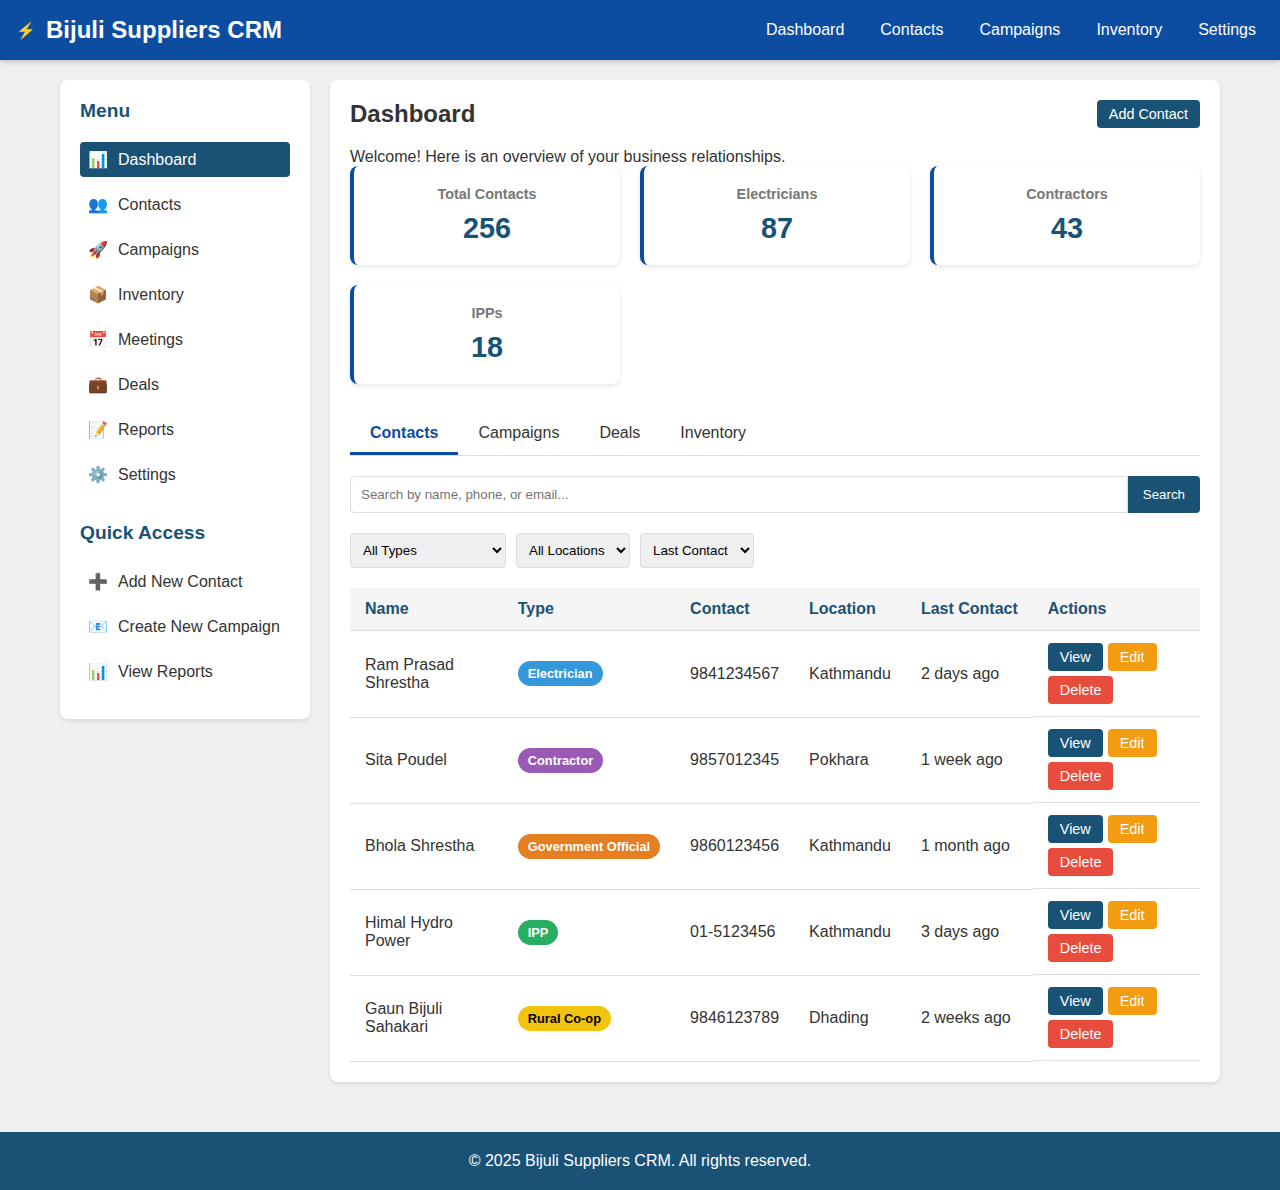
<file: index.html>
<!DOCTYPE html>
<html lang="en">
<head>
    <meta charset="UTF-8">
    <meta name="viewport" content="width=device-width, initial-scale=1.0">
    <title>Bijuli Suppliers CRM</title>
    <style>
        :root {
            --primary: #0c4da2;
            --secondary: #1a5276;
            --accent: #f39c12;
            --light: #f5f5f5;
            --dark: #333;
            --success: #2ecc71;
            --warning: #f39c12;
            --danger: #e74c3c;
            --gray: #7f8c8d;
            --border: #ddd;
        }
        
        * {
            margin: 0;
            padding: 0;
            box-sizing: border-box;
            font-family: 'Segoe UI', 'Arial', sans-serif;
        }
        
        body {
            background-color: #f0f0f0;
            color: var(--dark);
        }
        
        header {
            background-color: var(--primary);
            color: white;
            padding: 1rem;
            display: flex;
            justify-content: space-between;
            align-items: center;
            box-shadow: 0 2px 5px rgba(0,0,0,0.2);
        }
        
        .logo {
            display: flex;
            align-items: center;
            gap: 10px;
        }
        
        .logo i {
            font-size: 2rem;
        }
        
        .logo h1 {
            font-size: 1.5rem;
            font-weight: bold;
        }
        
        nav {
            display: flex;
        }
        
        nav ul {
            display: flex;
            list-style: none;
        }
        
        nav ul li {
            margin-left: 20px;
        }
        
        nav ul li a {
            color: white;
            text-decoration: none;
            padding: 0.5rem;
            border-radius: 4px;
            transition: background-color 0.3s;
        }
        
        nav ul li a:hover {
            background-color: rgba(255,255,255,0.2);
        }
        
        .mobile-menu-toggle {
            display: none;
            color: white;
            font-size: 1.5rem;
            cursor: pointer;
        }
        
        .container {
            max-width: 1200px;
            margin: 0 auto;
            padding: 20px;
        }
        
        .dashboard {
            display: grid;
            grid-template-columns: 250px 1fr;
            gap: 20px;
        }
        
        .sidebar {
            background-color: white;
            border-radius: 8px;
            padding: 20px;
            box-shadow: 0 2px 5px rgba(0,0,0,0.1);
            height: fit-content;
        }
        
        .sidebar h2 {
            margin-bottom: 20px;
            color: var(--secondary);
            font-size: 1.2rem;
        }
        
        .menu {
            list-style: none;
        }
        
        .menu li {
            margin-bottom: 10px;
        }
        
        .menu li a {
            display: flex;
            align-items: center;
            gap: 10px;
            color: var(--dark);
            text-decoration: none;
            padding: 8px;
            border-radius: 4px;
            transition: background-color 0.3s;
        }
        
        .menu li a:hover {
            background-color: var(--light);
        }
        
        .menu li a.active {
            background-color: var(--secondary);
            color: white;
        }
        
        .main-content {
            background-color: white;
            border-radius: 8px;
            padding: 20px;
            box-shadow: 0 2px 5px rgba(0,0,0,0.1);
        }
        
        .page-title {
            display: flex;
            justify-content: space-between;
            align-items: center;
            margin-bottom: 20px;
        }
        
        .stats {
            display: grid;
            grid-template-columns: repeat(auto-fit, minmax(200px, 1fr));
            gap: 20px;
            margin-bottom: 30px;
        }
        
        .stat-card {
            background-color: white;
            padding: 20px;
            border-radius: 8px;
            box-shadow: 0 2px 5px rgba(0,0,0,0.1);
            text-align: center;
            border-left: 4px solid var(--primary);
        }
        
        .stat-card h3 {
            font-size: 0.9rem;
            color: #777;
            margin-bottom: 10px;
        }
        
        .stat-card p {
            font-size: 1.8rem;
            font-weight: bold;
            color: var(--secondary);
        }
        
        .contact-list {
            margin-top: 20px;
        }
        
        .search-bar {
            display: flex;
            margin-bottom: 20px;
        }
        
        .search-bar input {
            flex: 1;
            padding: 10px;
            border: 1px solid #ddd;
            border-radius: 4px 0 0 4px;
            outline: none;
        }
        
        .search-bar button {
            padding: 10px 15px;
            background-color: var(--secondary);
            color: white;
            border: none;
            border-radius: 0 4px 4px 0;
            cursor: pointer;
        }
        
        .filter-options {
            display: flex;
            gap: 10px;
            margin-bottom: 20px;
            flex-wrap: wrap;
        }
        
        .filter-options select {
            padding: 8px;
            border: 1px solid #ddd;
            border-radius: 4px;
            outline: none;
        }
        
        .table-responsive {
            overflow-x: auto;
        }
        
        table {
            width: 100%;
            border-collapse: collapse;
        }
        
        table th, table td {
            padding: 12px 15px;
            text-align: left;
            border-bottom: 1px solid #ddd;
        }
        
        table th {
            background-color: var(--light);
            color: var(--secondary);
            font-weight: bold;
            white-space: nowrap;
        }
        
        table tr:hover {
            background-color: #f9f9f9;
        }
        
        .badge {
            display: inline-block;
            padding: 5px 10px;
            border-radius: 20px;
            font-size: 0.8rem;
            font-weight: bold;
            white-space: nowrap;
        }
        
        .badge-electrician {
            background-color: #3498db;
            color: white;
        }
        
        .badge-contractor {
            background-color: #9b59b6;
            color: white;
        }
        
        .badge-govt {
            background-color: #e67e22;
            color: white;
        }
        
        .badge-ipp {
            background-color: #27ae60;
            color: white;
        }
        
        .badge-coop {
            background-color: #f1c40f;
            color: black;
        }
        
        .actions {
            display: flex;
            gap: 5px;
            flex-wrap: wrap;
        }
        
        .btn {
            padding: 6px 12px;
            border: none;
            border-radius: 4px;
            cursor: pointer;
            font-size: 0.9rem;
            transition: background-color 0.3s;
        }
        
        .btn-view {
            background-color: var(--secondary);
            color: white;
        }
        
        .btn-edit {
            background-color: var(--warning);
            color: white;
        }
        
        .btn-delete {
            background-color: var(--danger);
            color: white;
        }
        
        .btn:hover {
            opacity: 0.9;
        }
        
        .modal {
            display: none;
            position: fixed;
            z-index: 1000;
            left: 0;
            top: 0;
            width: 100%;
            height: 100%;
            background-color: rgba(0,0,0,0.5);
            overflow-y: auto;
        }
        
        .modal-content {
            background-color: white;
            margin: 10% auto;
            padding: 20px;
            border-radius: 8px;
            width: 80%;
            max-width: 600px;
            box-shadow: 0 4px 8px rgba(0,0,0,0.2);
        }
        
        .close {
            float: right;
            font-size: 1.5rem;
            cursor: pointer;
        }
        
        .form-group {
            margin-bottom: 15px;
        }
        
        .form-group label {
            display: block;
            margin-bottom: 5px;
            font-weight: bold;
        }
        
        .form-control {
            width: 100%;
            padding: 10px;
            border: 1px solid #ddd;
            border-radius: 4px;
            outline: none;
        }
        
        textarea.form-control {
            height: 100px;
            resize: vertical;
        }
        
        .form-actions {
            display: flex;
            justify-content: flex-end;
            gap: 10px;
            margin-top: 20px;
        }
        
        .form-actions button {
            padding: 10px 20px;
        }
        
        .btn-primary {
            background-color: var(--secondary);
            color: white;
        }
        
        .btn-success {
            background-color: var(--success);
            color: white;
        }
        
        .btn-cancel {
            background-color: #ddd;
            color: var(--dark);
        }
        
        .tab-container {
            margin-top: 20px;
        }
        
        .tabs {
            display: flex;
            margin-bottom: 20px;
            border-bottom: 1px solid #ddd;
            overflow-x: auto;
        }
        
        .tab {
            padding: 10px 20px;
            cursor: pointer;
            border-bottom: 3px solid transparent;
            white-space: nowrap;
        }
        
        .tab.active {
            border-bottom: 3px solid var(--primary);
            color: var(--primary);
            font-weight: bold;
        }
        
        .tab-content {
            display: none;
        }
        
        .tab-content.active {
            display: block;
        }
        
        .campaign-card {
            background-color: white;
            border-radius: 8px;
            padding: 20px;
            margin-bottom: 20px;
            box-shadow: 0 2px 5px rgba(0,0,0,0.1);
            border-left: 4px solid var(--primary);
        }
        
        .campaign-header {
            display: flex;
            justify-content: space-between;
            align-items: center;
            margin-bottom: 15px;
            flex-wrap: wrap;
            gap: 10px;
        }
        
        .campaign-status {
            display: inline-block;
            padding: 5px 10px;
            border-radius: 20px;
            font-size: 0.8rem;
            font-weight: bold;
        }
        
        .status-active {
            background-color: var(--success);
            color: white;
        }
        
        .status-draft {
            background-color: #95a5a6;
            color: white;
        }
        
        .status-scheduled {
            background-color: var(--warning);
            color: white;
        }
        
        .contact-details {
            display: grid;
            grid-template-columns: repeat(auto-fit, minmax(200px, 1fr));
            gap: 20px;
            margin-top: 20px;
        }
        
        .contact-detail-card {
            background-color: var(--light);
            padding: 15px;
            border-radius: 8px;
        }
        
        .contact-detail-card h3 {
            margin-bottom: 10px;
            color: var(--secondary);
            font-size: 1rem;
        }
        
        .history-timeline {
            margin-top: 20px;
        }
        
        .timeline-item {
            display: flex;
            margin-bottom: 15px;
            position: relative;
            padding-left: 30px;
        }
        
        .timeline-item:before {
            content: "";
            position: absolute;
            left: 0;
            top: 8px;
            width: 12px;
            height: 12px;
            border-radius: 50%;
            background-color: var(--primary);
        }
        
        .timeline-item:not(:last-child):after {
            content: "";
            position: absolute;
            left: 5px;
            top: 20px;
            width: 2px;
            height: calc(100% - 8px);
            background-color: #ddd;
        }
        
        .timeline-date {
            min-width: 100px;
            color: var(--gray);
        }
        
        .inventory-list {
            margin-top: 20px;
        }
        
        .inventory-card {
            background-color: white;
            border-radius: 8px;
            padding: 15px;
            margin-bottom: 15px;
            box-shadow: 0 2px 5px rgba(0,0,0,0.1);
            display: flex;
            justify-content: space-between;
            align-items: center;
            flex-wrap: wrap;
            gap: 10px;
        }
        
        .inventory-info {
            flex: 1;
        }
        
        .inventory-item-name {
            font-weight: bold;
            margin-bottom: 5px;
        }
        
        .inventory-item-details {
            color: var(--gray);
            font-size: 0.9rem;
        }
        
        .inventory-stock {
            display: flex;
            align-items: center;
            gap: 10px;
        }
        
        .stock-badge {
            padding: 5px 10px;
            border-radius: 4px;
            font-size: 0.8rem;
            font-weight: bold;
        }
        
        .stock-high {
            background-color: var(--success);
            color: white;
        }
        
        .stock-medium {
            background-color: var(--warning);
            color: white;
        }
        
        .stock-low {
            background-color: var(--danger);
            color: white;
        }
        
        footer {
            background-color: var(--secondary);
            color: white;
            text-align: center;
            padding: 20px;
            margin-top: 30px;
        }
        
        @media (max-width: 992px) {
            .dashboard {
                grid-template-columns: 1fr;
            }
            
            .sidebar {
                display: none;
                position: fixed;
                top: 0;
                left: 0;
                width: 250px;
                height: 100%;
                z-index: 999;
                overflow-y: auto;
                padding-top: 60px;
                transition: transform 0.3s ease;
                transform: translateX(-100%);
            }
            
            .sidebar.active {
                display: block;
                transform: translateX(0);
            }
            
            .mobile-menu-toggle {
                display: block;
            }
            
            nav ul {
                display: none;
            }
        }
        
        @media (max-width: 768px) {
            .modal-content {
                width: 95%;
                margin: 5% auto;
            }
            
            .stats {
                grid-template-columns: 1fr;
            }
            
            .campaign-header, .inventory-card {
                flex-direction: column;
                align-items: flex-start;
            }
            
            .filter-options {
                flex-direction: column;
            }
            
            .filter-options select {
                width: 100%;
            }
            
            .actions {
                flex-direction: column;
                width: 100%;
            }
            
            .actions button {
                width: 100%;
                margin-bottom: 5px;
            }
        }
    </style>
</head>
<body>
    <header>
        <div class="logo">
            <span>⚡</span>
            <h1>Bijuli Suppliers CRM</h1>
        </div>
        <div class="mobile-menu-toggle" onclick="toggleMobileMenu()">☰</div>
        <nav>
            <ul>
                <li><a href="#dashboard">Dashboard</a></li>
                <li><a href="#contacts">Contacts</a></li>
                <li><a href="#campaigns">Campaigns</a></li>
                <li><a href="#inventory">Inventory</a></li>
                <li><a href="#settings">Settings</a></li>
            </ul>
        </nav>
    </header>
    
    <div class="container">
        <div class="dashboard">
            <div class="sidebar" id="sidebar">
                <h2>Menu</h2>
                <ul class="menu">
                    <li><a href="#" class="active"><span>📊</span> Dashboard</a></li>
                    <li><a href="#"><span>👥</span> Contacts</a></li>
                    <li><a href="#"><span>🚀</span> Campaigns</a></li>
                    <li><a href="#"><span>📦</span> Inventory</a></li>
                    <li><a href="#"><span>📅</span> Meetings</a></li>
                    <li><a href="#"><span>💼</span> Deals</a></li>
                    <li><a href="#"><span>📝</span> Reports</a></li>
                    <li><a href="#"><span>⚙️</span> Settings</a></li>
                </ul>
                
                <h2 style="margin-top: 30px;">Quick Access</h2>
                <ul class="menu">
                    <li><a href="#" onclick="openModal('newContactModal')"><span>➕</span> Add New Contact</a></li>
                    <li><a href="#" onclick="openModal('newCampaignModal')"><span>📧</span> Create New Campaign</a></li>
                    <li><a href="#"><span>📊</span> View Reports</a></li>
                </ul>
            </div>
            
            <div class="main-content">
                <div class="page-title">
                    <h2>Dashboard</h2>
                    <div>
                        <button class="btn btn-primary" onclick="openModal('newContactModal')">Add Contact</button>
                    </div>
                </div>
                <p>Welcome! Here is an overview of your business relationships.</p>
                
                <div class="stats">
                    <div class="stat-card">
                        <h3>Total Contacts</h3>
                        <p>256</p>
                    </div>
                    <div class="stat-card">
                        <h3>Electricians</h3>
                        <p>87</p>
                    </div>
                    <div class="stat-card">
                        <h3>Contractors</h3>
                        <p>43</p>
                    </div>
                    <div class="stat-card">
                        <h3>IPPs</h3>
                        <p>18</p>
                    </div>
                </div>
                
                <div class="tab-container">
                    <div class="tabs">
                        <div class="tab active" onclick="changeTab('contacts')">Contacts</div>
                        <div class="tab" onclick="changeTab('campaigns')">Campaigns</div>
                        <div class="tab" onclick="changeTab('deals')">Deals</div>
                        <div class="tab" onclick="changeTab('inventory')">Inventory</div>
                    </div>
                    
                    <div id="tab-contacts" class="tab-content active">
                        <div class="contact-list">
                            <div class="search-bar">
                                <input type="text" placeholder="Search by name, phone, or email...">
                                <button>Search</button>
                            </div>
                            
                            <div class="filter-options">
                                <select>
                                    <option>All Types</option>
                                    <option>Electrician</option>
                                    <option>Contractor</option>
                                    <option>Government Official</option>
                                    <option>IPP</option>
                                    <option>Rural Co-op</option>
                                </select>
                                
                                <select>
                                    <option>All Locations</option>
                                    <option>Kathmandu</option>
                                    <option>Pokhara</option>
                                    <option>Biratnagar</option>
                                    <option>Butwal</option>
                                    <option>Nepalgunj</option>
                                </select>
                                
                                <select>
                                    <option>Last Contact</option>
                                    <option>Last 7 days</option>
                                    <option>Last 30 days</option>
                                    <option>Last 90 days</option>
                                    <option>This year</option>
                                </select>
                            </div>
                            
                            <div class="table-responsive">
                                <table>
                                    <thead>
                                        <tr>
                                            <th>Name</th>
                                            <th>Type</th>
                                            <th>Contact</th>
                                            <th>Location</th>
                                            <th>Last Contact</th>
                                            <th>Actions</th>
                                        </tr>
                                    </thead>
                                    <tbody>
                                        <tr>
                                            <td>Ram Prasad Shrestha</td>
                                            <td><span class="badge badge-electrician">Electrician</span></td>
                                            <td>9841234567</td>
                                            <td>Kathmandu</td>
                                            <td>2 days ago</td>
                                            <td class="actions">
                                                <button class="btn btn-view" onclick="viewContact()">View</button>
                                                <button class="btn btn-edit">Edit</button>
                                                <button class="btn btn-delete">Delete</button>
                                            </td>
                                        </tr>
                                        <tr>
                                            <td>Sita Poudel</td>
                                            <td><span class="badge badge-contractor">Contractor</span></td>
                                            <td>9857012345</td>
                                            <td>Pokhara</td>
                                            <td>1 week ago</td>
                                            <td class="actions">
                                                <button class="btn btn-view">View</button>
                                                <button class="btn btn-edit">Edit</button>
                                                <button class="btn btn-delete">Delete</button>
                                            </td>
                                        </tr>
                                        <tr>
                                            <td>Bhola Shrestha</td>
                                            <td><span class="badge badge-govt">Government Official</span></td>
                                            <td>9860123456</td>
                                            <td>Kathmandu</td>
                                            <td>1 month ago</td>
                                            <td class="actions">
                                                <button class="btn btn-view">View</button>
                                                <button class="btn btn-edit">Edit</button>
                                                <button class="btn btn-delete">Delete</button>
                                            </td>
                                        </tr>
                                        <tr>
                                            <td>Himal Hydro Power</td>
                                            <td><span class="badge badge-ipp">IPP</span></td>
                                            <td>01-5123456</td>
                                            <td>Kathmandu</td>
                                            <td>3 days ago</td>
                                            <td class="actions">
                                                <button class="btn btn-view">View</button>
                                                <button class="btn btn-edit">Edit</button>
                                                <button class="btn btn-delete">Delete</button>
                                            </td>
                                        </tr>
                                        <tr>
                                            <td>Gaun Bijuli Sahakari</td>
                                            <td><span class="badge badge-coop">Rural Co-op</span></td>
                                            <td>9846123789</td>
                                            <td>Dhading</td>
                                            <td>2 weeks ago</td>
                                            <td class="actions">
                                                <button class="btn btn-view">View</button>
                                                <button class="btn btn-edit">Edit</button>
                                                <button class="btn btn-delete">Delete</button>
                                            </td>
                                        </tr>
                                    </tbody>
                                </table>
                            </div>
                        </div>
                    </div>
                    
                    <div id="tab-campaigns" class="tab-content">
                        <button class="btn btn-primary" onclick="openModal('newCampaignModal')">Create New Campaign</button>
                        
                        <div class="campaign-list" style="margin-top: 20px;">
                            <div class="campaign-card">
                                <div class="campaign-header">
                                    <h3>MCB Stock Update</h3>
                                    <span class="campaign-status status-active">Active</span>
                                </div>
                                <p>We've recently received new Siemens MCBs. SMS sent to electricians about special discounts and new stock.</p>
                                <div style="margin-top: 15px;">
                                    <strong>Target Contacts:</strong> 87 Electricians
                                </div>
                                <div style="display: flex; justify-content: space-between; margin-top: 10px; flex-wrap: wrap; gap: 10px;">
                                    <div>
                                        <strong>Sent:</strong> 2 days ago
                                    </div>
                                    <div>
                                        <strong>Delivered:</strong> 87
                                    </div>
                                    <div>
                                        <strong>Opened:</strong> 64 (73%)
                                    </div>
                                </div>
                            </div>
                            
                            <div class="campaign-card">
                                <div class="campaign-header">
                                    <h3>Annual Sale Discount Campaign</h3>
                                    <span class="campaign-status status-scheduled">Scheduled</span>
                                </div>
                                <p>Annual discount campaign - 15% off on all products. Scheduled to send to all customers via Email and SMS.</p>
                                <div style="margin-top: 15px;">
                                    <strong>Target Contacts:</strong> All contacts (256)
                                </div>
                                <div style="display: flex; justify-content: space-between; margin-top: 10px; flex-wrap: wrap; gap: 10px;">
                                    <div>
                                        <strong>Send Date:</strong> April 14, 2025
                                    </div>
                                    <div>
                                        <strong>Medium:</strong> Email and SMS
                                    </div>
                                    <div>
                                        <button class="btn btn-edit">Edit</button>
                                    </div>
                                </div>
                            </div>
                            
                            <div class="campaign-card">
                                <div class="campaign-header">
                                    <h3>Wires & Cables New Supply</h3>
                                    <span class="campaign-status status-draft">Draft</span>
                                </div>
                                <p>New Havells wires and cables of various sizes available in stock. Targeting only contractors and IPPs.</p>
                                <div style="margin-top: 15px;">
                                    <strong>Target Contacts:</strong> 61 (43 Contractors + 18 IPPs)
                                </div>
                                <div style="display: flex; justify-content: space-between; margin-top: 10px; flex-wrap: wrap; gap: 10px;">
                                    <div>
                                        <strong>Medium:</strong> Email
                                    </div>
                                    <div>
                                        <button class="btn btn-edit">Edit</button>
                                        <button class="btn btn-primary">Send</button>
                                    </div>
                                </div>
                            </div>
                        </div>
                    </div>
                    
                    <div id="tab-deals" class="tab-content">
                        <div class="search-bar">
                            <input type="text" placeholder="Search deals...">
                            <button>Search</button>
                        </div>
                        
                        <div class="table-responsive">
                            <table>
                                <thead>
                                    <tr>
                                        <th>Deal Name</th>
                                        <th>Customer</th>
                                        <th>Amount (Rs.)</th>
                                        <th>Status</th>
                                        <th>Creation Date</th>
                                        <th>Actions</th>
                                    </tr>
                                </thead>
                                <tbody>
                                    <tr>
                                        <td>Himal Hydro - Transformer Supply</td>
                                        <td>Himal Hydro Power</td>
                                        <td>2,850,000</td>
                                        <td><span class="badge" style="background-color: #3498db; color: white;">Negotiation</span></td>
                                        <td>Feb 22, 2025</td>
                                        <td class="actions">
                                            <button class="btn btn-view">View</button>
                                            <button class="btn btn-edit">Edit</button>
                                        </td>
                                    </tr>
                                    <tr>
                                        <td>Pushpanjali Apartment - Wiring Materials</td>
                                        <td>Sita Poudel</td><td>1,450,000</td>
                                        <td><span class="badge" style="background-color: #2ecc71; color: white;">Won</span></td>
                                        <td>Mar 10, 2025</td>
                                        <td class="actions">
                                            <button class="btn btn-view">View</button>
                                            <button class="btn btn-edit">Edit</button>
                                        </td>
                                    </tr>
                                    <tr>
                                        <td>Government Office - LED Lights</td>
                                        <td>Bhola Shrestha</td>
                                        <td>750,000</td>
                                        <td><span class="badge" style="background-color: #e74c3c; color: white;">Lost</span></td>
                                        <td>Jan 05, 2025</td>
                                        <td class="actions">
                                            <button class="btn btn-view">View</button>
                                            <button class="btn btn-edit">Edit</button>
                                        </td>
                                    </tr>
                                    <tr>
                                        <td>Village Electrification Project</td>
                                        <td>Gaun Bijuli Sahakari</td>
                                        <td>3,500,000</td>
                                        <td><span class="badge" style="background-color: #f39c12; color: white;">Proposal</span></td>
                                        <td>Mar 28, 2025</td>
                                        <td class="actions">
                                            <button class="btn btn-view">View</button>
                                            <button class="btn btn-edit">Edit</button>
                                        </td>
                                    </tr>
                                </tbody>
                            </table>
                        </div>
                    </div>
                    
                    <div id="tab-inventory" class="tab-content">
                        <button class="btn btn-primary" style="margin-bottom: 20px;">Add New Item</button>
                        
                        <div class="inventory-list">
                            <div class="inventory-card">
                                <div class="inventory-info">
                                    <div class="inventory-item-name">Siemens MCB 32A</div>
                                    <div class="inventory-item-details">Single Pole, 10kA Breaking Capacity</div>
                                </div>
                                <div class="inventory-stock">
                                    <div>
                                        <strong>Stock:</strong> 125 units
                                    </div>
                                    <span class="stock-badge stock-high">High Stock</span>
                                </div>
                            </div>
                            
                            <div class="inventory-card">
                                <div class="inventory-info">
                                    <div class="inventory-item-name">Havells 1.5mm² Wire</div>
                                    <div class="inventory-item-details">Red, 90m Coil</div>
                                </div>
                                <div class="inventory-stock">
                                    <div>
                                        <strong>Stock:</strong> 42 coils
                                    </div>
                                    <span class="stock-badge stock-medium">Medium Stock</span>
                                </div>
                            </div>
                            
                            <div class="inventory-card">
                                <div class="inventory-info">
                                    <div class="inventory-item-name">LED Tube Light 20W</div>
                                    <div class="inventory-item-details">Cool White, 4ft, Philips</div>
                                </div>
                                <div class="inventory-stock">
                                    <div>
                                        <strong>Stock:</strong> 18 pieces
                                    </div>
                                    <span class="stock-badge stock-low">Low Stock</span>
                                </div>
                            </div>
                            
                            <div class="inventory-card">
                                <div class="inventory-info">
                                    <div class="inventory-item-name">Distribution Board 12-Way</div>
                                    <div class="inventory-item-details">Metal Enclosure, Havells</div>
                                </div>
                                <div class="inventory-stock">
                                    <div>
                                        <strong>Stock:</strong> 8 pieces
                                    </div>
                                    <span class="stock-badge stock-low">Low Stock</span>
                                </div>
                            </div>
                            
                            <div class="inventory-card">
                                <div class="inventory-info">
                                    <div class="inventory-item-name">PVC Conduit 25mm</div>
                                    <div class="inventory-item-details">3m Length, ISI Standard</div>
                                </div>
                                <div class="inventory-stock">
                                    <div>
                                        <strong>Stock:</strong> 240 pieces
                                    </div>
                                    <span class="stock-badge stock-high">High Stock</span>
                                </div>
                            </div>
                        </div>
                    </div>
                </div>
            </div>
        </div>
    </div>
    
    <!-- Contact View Modal -->
    <div id="viewContactModal" class="modal">
        <div class="modal-content">
            <span class="close" onclick="closeModal('viewContactModal')">&times;</span>
            <h2>Contact Details</h2>
            
            <div class="contact-details">
                <div class="contact-detail-card">
                    <h3>Personal Information</h3>
                    <p><strong>Name:</strong> Ram Prasad Shrestha</p>
                    <p><strong>Type:</strong> Electrician</p>
                    <p><strong>Phone:</strong> 9841234567</p>
                    <p><strong>Email:</strong> ram.shrestha@gmail.com</p>
                </div>
                
                <div class="contact-detail-card">
                    <h3>Business Information</h3>
                    <p><strong>Company:</strong> Bright Solutions</p>
                    <p><strong>Address:</strong> Thamel, Kathmandu</p>
                    <p><strong>License No:</strong> NEA-12345</p>
                </div>
            </div>
            
            <div class="tab-container" style="margin-top: 30px;">
                <div class="tabs">
                    <div class="tab active" onclick="changeDetailTab('interaction')">Interaction History</div>
                    <div class="tab" onclick="changeDetailTab('purchases')">Purchases</div>
                    <div class="tab" onclick="changeDetailTab('notes')">Notes</div>
                </div>
                
                <div id="tab-interaction" class="tab-content active">
                    <div class="history-timeline">
                        <div class="timeline-item">
                            <div class="timeline-date">Apr 8, 2025</div>
                            <div class="timeline-content">
                                <strong>Phone Call</strong>
                                <p>Discussed MCB requirements for his current project</p>
                            </div>
                        </div>
                        <div class="timeline-item">
                            <div class="timeline-date">Mar 25, 2025</div>
                            <div class="timeline-content">
                                <strong>Store Visit</strong>
                                <p>Purchased 20 MCBs and inquired about LED panels</p>
                            </div>
                        </div>
                        <div class="timeline-item">
                            <div class="timeline-date">Feb 10, 2025</div>
                            <div class="timeline-content">
                                <strong>SMS</strong>
                                <p>Sent discount offer on Havells switches</p>
                            </div>
                        </div>
                    </div>
                </div>
                
                <div id="tab-purchases" class="tab-content">
                    <div class="table-responsive">
                        <table>
                            <thead>
                                <tr>
                                    <th>Date</th>
                                    <th>Items</th>
                                    <th>Amount (Rs.)</th>
                                    <th>Status</th>
                                </tr>
                            </thead>
                            <tbody>
                                <tr>
                                    <td>Mar 25, 2025</td>
                                    <td>Siemens MCB 32A (20 units)</td>
                                    <td>12,000</td>
                                    <td><span class="badge" style="background-color: #2ecc71; color: white;">Paid</span></td>
                                </tr>
                                <tr>
                                    <td>Feb 05, 2025</td>
                                    <td>Various electrical accessories</td>
                                    <td>8,500</td>
                                    <td><span class="badge" style="background-color: #2ecc71; color: white;">Paid</span></td>
                                </tr>
                                <tr>
                                    <td>Jan 20, 2025</td>
                                    <td>Distribution Board 8-Way (2 units), PVC Conduits</td>
                                    <td>15,200</td>
                                    <td><span class="badge" style="background-color: #2ecc71; color: white;">Paid</span></td>
                                </tr>
                            </tbody>
                        </table>
                    </div>
                </div>
                
                <div id="tab-notes" class="tab-content">
                    <div style="margin-bottom: 20px;">
                        <textarea class="form-control" placeholder="Add a new note..."></textarea>
                        <button class="btn btn-primary" style="margin-top: 10px;">Add Note</button>
                    </div>
                    
                    <div class="history-timeline">
                        <div class="timeline-item">
                            <div class="timeline-date">Apr 8, 2025</div>
                            <div class="timeline-content">
                                <p>Currently working on an apartment wiring project in Baluwatar. Will need more supplies in coming weeks.</p>
                            </div>
                        </div>
                        <div class="timeline-item">
                            <div class="timeline-date">Jan 15, 2025</div>
                            <div class="timeline-content">
                                <p>Prefers Siemens and Havells products. Has good connections with several contractors.</p>
                            </div>
                        </div>
                    </div>
                </div>
            </div>
        </div>
    </div>
    
    <!-- New Contact Modal -->
    <div id="newContactModal" class="modal">
        <div class="modal-content">
            <span class="close" onclick="closeModal('newContactModal')">&times;</span>
            <h2>Add New Contact</h2>
            
            <form>
                <div class="form-group">
                    <label for="contactName">Full Name</label>
                    <input type="text" id="contactName" class="form-control" placeholder="Enter full name">
                </div>
                
                <div class="form-group">
                    <label for="contactType">Contact Type</label>
                    <select id="contactType" class="form-control">
                        <option>Electrician</option>
                        <option>Contractor</option>
                        <option>Government Official</option>
                        <option>IPP</option>
                        <option>Rural Co-op</option>
                    </select>
                </div>
                
                <div class="form-group">
                    <label for="contactPhone">Phone Number</label>
                    <input type="text" id="contactPhone" class="form-control" placeholder="Enter phone number">
                </div>
                
                <div class="form-group">
                    <label for="contactEmail">Email Address</label>
                    <input type="email" id="contactEmail" class="form-control" placeholder="Enter email address">
                </div>
                
                <div class="form-group">
                    <label for="contactLocation">Location</label>
                    <select id="contactLocation" class="form-control">
                        <option>Kathmandu</option>
                        <option>Pokhara</option>
                        <option>Biratnagar</option>
                        <option>Butwal</option>
                        <option>Nepalgunj</option>
                        <option>Other</option>
                    </select>
                </div>
                
                <div class="form-group">
                    <label for="contactCompany">Company/Organization</label>
                    <input type="text" id="contactCompany" class="form-control" placeholder="Enter company or organization">
                </div>
                
                <div class="form-group">
                    <label for="contactNotes">Notes</label>
                    <textarea id="contactNotes" class="form-control" placeholder="Enter any additional notes"></textarea>
                </div>
                
                <div class="form-actions">
                    <button type="button" class="btn btn-cancel" onclick="closeModal('newContactModal')">Cancel</button>
                    <button type="button" class="btn btn-success">Save Contact</button>
                </div>
            </form>
        </div>
    </div>
    
    <!-- New Campaign Modal -->
    <div id="newCampaignModal" class="modal">
        <div class="modal-content">
            <span class="close" onclick="closeModal('newCampaignModal')">&times;</span>
            <h2>Create New Campaign</h2>
            
            <form>
                <div class="form-group">
                    <label for="campaignName">Campaign Name</label>
                    <input type="text" id="campaignName" class="form-control" placeholder="Enter campaign name">
                </div>
                
                <div class="form-group">
                    <label for="campaignType">Campaign Type</label>
                    <select id="campaignType" class="form-control">
                        <option>SMS</option>
                        <option>Email</option>
                        <option>Both SMS and Email</option>
                    </select>
                </div>
                
                <div class="form-group">
                    <label for="campaignTarget">Target Audience</label>
                    <select id="campaignTarget" class="form-control">
                        <option>All Contacts</option>
                        <option>Electricians</option>
                        <option>Contractors</option>
                        <option>Government Officials</option>
                        <option>IPPs</option>
                        <option>Rural Co-ops</option>
                    </select>
                </div>
                
                <div class="form-group">
                    <label for="campaignMessage">Message Content</label>
                    <textarea id="campaignMessage" class="form-control" placeholder="Enter campaign message"></textarea>
                </div>
                
                <div class="form-group">
                    <label for="campaignSchedule">Schedule</label>
                    <select id="campaignSchedule" class="form-control">
                        <option>Send Now</option>
                        <option>Schedule for Later</option>
                    </select>
                </div>
                
                <div class="form-group">
                    <label for="campaignDate">Date (if scheduled)</label>
                    <input type="date" id="campaignDate" class="form-control">
                </div>
                
                <div class="form-actions">
                    <button type="button" class="btn btn-cancel" onclick="closeModal('newCampaignModal')">Cancel</button>
                    <button type="button" class="btn btn-primary">Save as Draft</button>
                    <button type="button" class="btn btn-success">Send Campaign</button>
                </div>
            </form>
        </div>
    </div>
    
    <footer>
        <p>&copy; 2025 Bijuli Suppliers CRM. All rights reserved.</p>
    </footer>
    
    <script>
        function changeTab(tabId) {
            // Hide all tab contents
            document.querySelectorAll('.tab-content').forEach(tab => {
                tab.classList.remove('active');
            });
            
            // Remove active class from all tabs
            document.querySelectorAll('.tab').forEach(tab => {
                tab.classList.remove('active');
            });
            
            // Add active class to selected tab
            event.target.classList.add('active');
            
            // Show selected tab content
            document.getElementById('tab-' + tabId).classList.add('active');
        }
        
        function changeDetailTab(tabId) {
            // Hide all tab contents
            document.querySelectorAll('#viewContactModal .tab-content').forEach(tab => {
                tab.classList.remove('active');
            });
            
            // Remove active class from all tabs
            document.querySelectorAll('#viewContactModal .tab').forEach(tab => {
                tab.classList.remove('active');
            });
            
            // Add active class to selected tab
            event.target.classList.add('active');
            
            // Show selected tab content
            document.getElementById('tab-' + tabId).classList.add('active');
        }
        
        function openModal(modalId) {
            document.getElementById(modalId).style.display = 'block';
        }
        
        function closeModal(modalId) {
            document.getElementById(modalId).style.display = 'none';
        }
        
        function viewContact() {
            openModal('viewContactModal');
        }
        
        function toggleMobileMenu() {
            const sidebar = document.getElementById('sidebar');
            sidebar.classList.toggle('active');
        }
        
        // Close modal when clicking outside
        window.onclick = function(event) {
            const modals = document.getElementsByClassName('modal');
            for (let i = 0; i < modals.length; i++) {
                if (event.target == modals[i]) {
                    modals[i].style.display = 'none';
                }
            }
        }
    </script>
</body>
</html>
</file>
